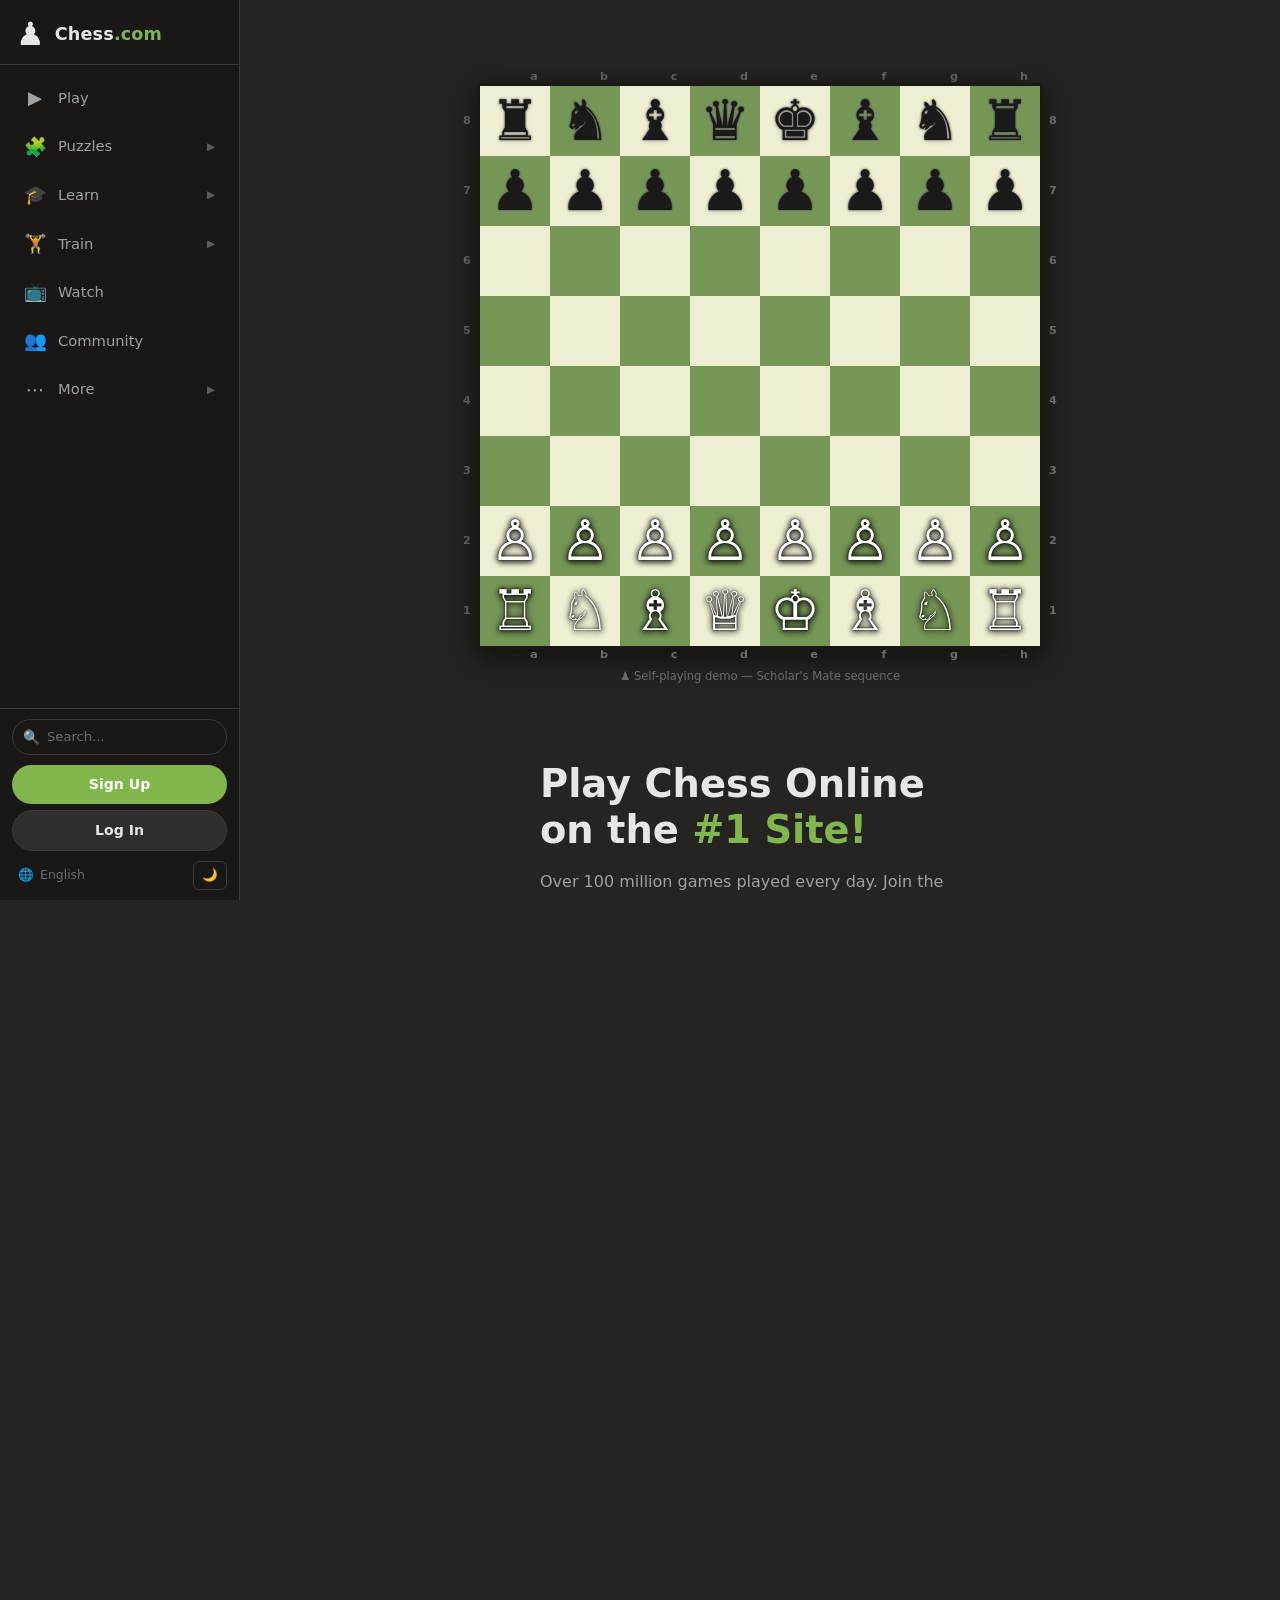
<file: index.html>
<!DOCTYPE html>
<html lang="en">
<head>
  <meta charset="UTF-8">
  <meta name="viewport" content="width=device-width, initial-scale=1.0">
  <title>Chess.com Clone — Play Chess Online</title>
  <link rel="stylesheet" href="https://cdn.jsdelivr.net/npm/bootstrap@5.3.3/dist/css/bootstrap.min.css">
  <link rel="stylesheet" href="css/main.css">
  <link rel="stylesheet" href="css/board.css">
  <style>
    /* ── Index-specific styles ── */

    /* Hero section */
    .hero-section {
      display: flex;
      align-items: center;
      justify-content: center;
      gap: 60px;
      padding: 60px 48px 48px;
      min-height: 90vh;
      flex-wrap: wrap;
    }

    /* Left: animated board */
    .hero-board-col {
      flex-shrink: 0;
    }

    /* Right: hero text */
    .hero-text-col {
      max-width: 440px;
    }

    .hero-title {
      font-size: clamp(1.8rem, 3vw, 2.8rem);
      font-weight: 800;
      line-height: 1.2;
      color: var(--text-primary);
      margin-bottom: 16px;
    }

    .hero-title span { color: var(--green-primary); }

    .hero-sub {
      font-size: 1rem;
      color: var(--text-secondary);
      line-height: 1.6;
      margin-bottom: 28px;
    }

    .hero-cta-wrap { display: flex; gap: 12px; flex-wrap: wrap; }

    .btn-hero-secondary {
      background: var(--bg-card);
      color: var(--text-primary);
      border: 1px solid var(--border-color);
      border-radius: 30px;
      padding: 10px 28px;
      font-weight: 600;
      font-size: 0.95rem;
      transition: background var(--transition);
      display: inline-block;
    }
    .btn-hero-secondary:hover { background: var(--bg-card-hover); color: var(--text-primary); }

    /* Stats strip */
    .stats-strip {
      display: flex;
      justify-content: center;
      flex-wrap: wrap;
      gap: 0;
      background: var(--bg-card);
      border-top: 1px solid var(--border-color);
      border-bottom: 1px solid var(--border-color);
    }

    .stat-item {
      padding: 22px 40px;
      text-align: center;
      border-right: 1px solid var(--border-color);
      flex: 1;
      min-width: 140px;
    }
    .stat-item:last-child { border-right: none; }

    .stat-number {
      font-size: 1.8rem;
      font-weight: 800;
      color: var(--green-primary);
      line-height: 1;
      margin-bottom: 4px;
    }

    .stat-label {
      font-size: 0.78rem;
      color: var(--text-muted);
      text-transform: uppercase;
      letter-spacing: 0.06em;
    }

    /* Features section */
    .features-section {
      padding: 60px 48px;
    }

    .features-grid {
      display: grid;
      grid-template-columns: repeat(auto-fit, minmax(220px, 1fr));
      gap: 20px;
      margin-top: 32px;
    }

    .feature-card {
      background: var(--bg-card);
      border: 1px solid var(--border-color);
      border-radius: 12px;
      padding: 28px 22px;
      text-align: center;
      transition: border-color var(--transition), transform 0.2s;
    }
    .feature-card:hover {
      border-color: var(--green-primary);
      transform: translateY(-3px);
    }

    .feature-icon { font-size: 2.2rem; margin-bottom: 14px; }
    .feature-title {
      font-weight: 700;
      font-size: 1rem;
      margin-bottom: 8px;
      color: var(--text-primary);
    }
    .feature-desc { font-size: 0.84rem; color: var(--text-secondary); line-height: 1.5; }

    /* Daily puzzle card */
    .puzzle-section {
      padding: 0 48px 60px;
    }

    .puzzle-card {
      background: var(--bg-card);
      border: 1px solid var(--border-color);
      border-radius: 14px;
      display: flex;
      align-items: center;
      gap: 32px;
      padding: 28px 32px;
      max-width: 700px;
      flex-wrap: wrap;
    }

    .puzzle-info { flex: 1; min-width: 200px; }
    .puzzle-tag {
      display: inline-block;
      background: var(--green-primary);
      color: #fff;
      font-size: 0.72rem;
      font-weight: 700;
      text-transform: uppercase;
      letter-spacing: 0.08em;
      border-radius: 4px;
      padding: 3px 8px;
      margin-bottom: 10px;
    }
    .puzzle-title { font-size: 1.2rem; font-weight: 700; margin-bottom: 6px; }
    .puzzle-desc  { font-size: 0.85rem; color: var(--text-secondary); margin-bottom: 16px; }

    /* Mini preview board for puzzle card */
    .mini-board-preview {
      width: 140px;
      height: 140px;
      background: var(--green-board);
      border-radius: 6px;
      display: flex;
      align-items: center;
      justify-content: center;
      font-size: 2.5rem;
      flex-shrink: 0;
      border: 2px solid var(--border-color);
    }

    @media (max-width: 768px) {
      .hero-section    { padding: 30px 16px; gap: 32px; }
      .features-section,
      .puzzle-section  { padding-left: 16px; padding-right: 16px; }
      .stat-item       { padding: 16px 20px; }
    }
  </style>
</head>
<body>

  <!-- Sidebar loads here -->
  <div id="sidebar-container"></div>

  <div class="layout">
    <main class="main-content">

      <!-- ══ HERO SECTION ════════════════════════════════════ -->
      <section class="hero-section">

        <!-- Animated self-playing chessboard -->
        <div class="hero-board-col">
          <!-- board-wrap with rank/file labels -->
          <div class="board-wrap" id="hero-board-wrap">
            <!-- File labels (a–h) on top — JS will also add bottom labels -->
            <div class="board-files" id="hero-files-top"></div>
            <!-- Rank labels + board grid side by side -->
            <div style="display:flex; align-items:center;">
              <div id="hero-ranks-left"  style="display:flex; flex-direction:column;"></div>
              <div class="chess-board"   id="hero-board"></div>
              <div id="hero-ranks-right" style="display:flex; flex-direction:column;"></div>
            </div>
            <div class="board-files" id="hero-files-bottom"></div>
          </div>
          <!-- Subtle "demo" label so users know it's automated -->
          <p style="text-align:center; font-size:0.72rem; color:var(--text-muted); margin-top:8px;">
            ♟ Self-playing demo — Scholar's Mate sequence
          </p>
        </div>

        <!-- Hero headline + CTA -->
        <div class="hero-text-col">
          <h1 class="hero-title">
            Play Chess Online<br>on the <span>#1 Site!</span>
          </h1>
          <p class="hero-sub">
            Over 100 million games played every day. Join the world's largest chess community — play, learn, and improve your game.
          </p>
          <div class="hero-cta-wrap">
            <a href="login.html#signup" class="btn-green" style="font-size:1.05rem; padding:12px 36px;">
              Get Started — It's Free!
            </a>
            <a href="play.html" class="btn-hero-secondary">Play Online</a>
          </div>
          <!-- Mini quick-play options below CTA -->
          <div style="display:flex; gap:10px; margin-top:18px; flex-wrap:wrap;">
            <a href="game.html?mode=bot"     class="btn-hero-secondary" style="font-size:0.82rem; padding:7px 18px;">🤖 vs Bot</a>
            <a href="game.html?mode=hotseat" class="btn-hero-secondary" style="font-size:0.82rem; padding:7px 18px;">👥 vs Friend</a>
            <a href="puzzles.html"           class="btn-hero-secondary" style="font-size:0.82rem; padding:7px 18px;">🧩 Puzzles</a>
          </div>
        </div>

      </section>

      <!-- ══ STATS STRIP ═════════════════════════════════════ -->
      <div class="stats-strip">
        <div class="stat-item">
          <div class="stat-number">100M+</div>
          <div class="stat-label">Games per day</div>
        </div>
        <div class="stat-item">
          <div class="stat-number">50M+</div>
          <div class="stat-label">Members</div>
        </div>
        <div class="stat-item">
          <div class="stat-number">10M+</div>
          <div class="stat-label">Puzzles solved daily</div>
        </div>
        <div class="stat-item">
          <div class="stat-number">180+</div>
          <div class="stat-label">Countries</div>
        </div>
      </div>

      <!-- ══ FEATURES SECTION ════════════════════════════════ -->
      <section class="features-section">
        <h2 class="section-title" style="text-align:center;">Everything You Need to Improve</h2>
        <p style="text-align:center; color:var(--text-secondary); margin-top:6px;">
          From your first move to grandmaster — we've got you covered.
        </p>

        <div class="features-grid">
          <div class="feature-card">
            <div class="feature-icon">♟</div>
            <div class="feature-title">Play Online</div>
            <div class="feature-desc">Two-player hot-seat games or practice against our smart bot — anytime.</div>
          </div>
          <div class="feature-card">
            <div class="feature-icon">🧩</div>
            <div class="feature-title">Daily Puzzles</div>
            <div class="feature-desc">Sharpen your tactics with hand-picked puzzles updated every day.</div>
          </div>
          <div class="feature-card">
            <div class="feature-icon">🎓</div>
            <div class="feature-title">Learn Openings</div>
            <div class="feature-desc">Master the most popular openings with step-by-step lessons.</div>
          </div>
          <div class="feature-card">
            <div class="feature-icon">📊</div>
            <div class="feature-title">Track Progress</div>
            <div class="feature-desc">Your stats, rating history, and recent games — all in one dashboard.</div>
          </div>
          <div class="feature-card">
            <div class="feature-icon">🏆</div>
            <div class="feature-title">Leaderboard</div>
            <div class="feature-desc">See how you rank against the community. Rise through the tiers.</div>
          </div>
          <div class="feature-card">
            <div class="feature-icon">📱</div>
            <div class="feature-title">Mobile Friendly</div>
            <div class="feature-desc">Fully responsive design — play on any screen, any device.</div>
          </div>
        </div>
      </section>

      <!-- ══ DAILY PUZZLE PREVIEW ════════════════════════════ -->
      <section class="puzzle-section">
        <h2 class="section-title">Puzzle of the Day</h2>
        <p style="color:var(--text-secondary); margin-bottom:20px; font-size:0.9rem;">
          Test your tactics with today's challenge.
        </p>
        <div class="puzzle-card">
          <div class="mini-board-preview">♟</div>
          <div class="puzzle-info">
            <span class="puzzle-tag">Daily Puzzle</span>
            <div class="puzzle-title">White to move and win</div>
            <div class="puzzle-desc">
              Find the best sequence in this tactical position. Can you spot the mating combination?
            </div>
            <a href="puzzles.html" class="btn-green" style="font-size:0.9rem; padding:9px 24px;">
              Solve Puzzle →
            </a>
          </div>
        </div>
      </section>

      <!-- ══ FOOTER ══════════════════════════════════════════ -->
      <footer class="site-footer">
        <span>♟ Chess.com Clone — College Frontend Project</span>
        <div class="footer-links">
          <a href="coming-soon.html">About</a>
          <a href="coming-soon.html">Privacy</a>
          <a href="coming-soon.html">Terms</a>
          <a href="leaderboard.html">Community</a>
          <a href="coming-soon.html">Help</a>
        </div>
        <span style="color:var(--text-muted);">Demo only — no real backend</span>
      </footer>

    </main>
  </div><!-- /.layout -->

  <script src="https://code.jquery.com/jquery-3.7.1.min.js"></script>
  <script src="https://cdn.jsdelivr.net/npm/bootstrap@5.3.3/dist/js/bootstrap.bundle.min.js"></script>
  <script src="js/main.js"></script>
  <script src="js/hero-board.js"></script>
</body>
</html>
</file>
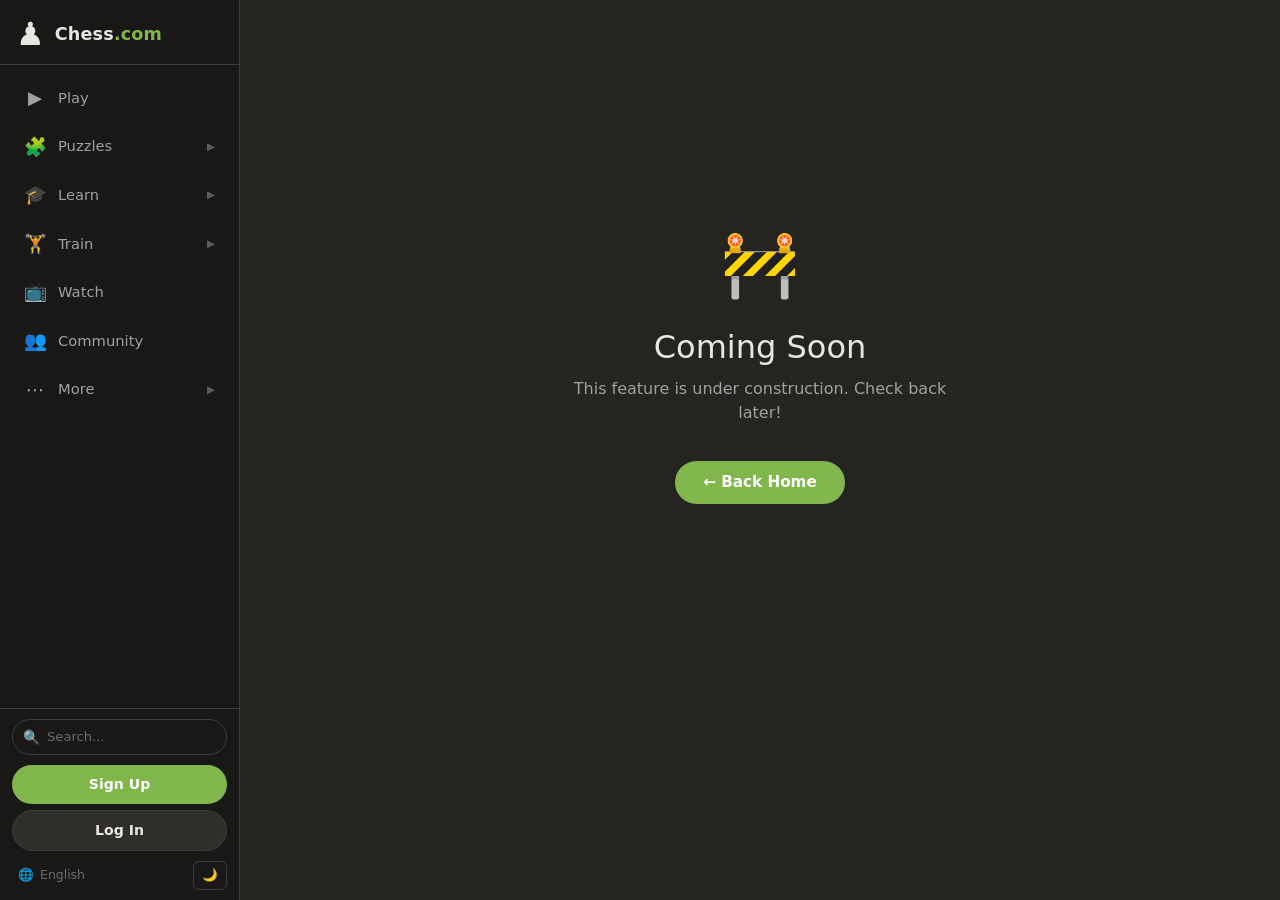
<file: coming-soon.html>
<!DOCTYPE html>
<html lang="en">
<head>
  <meta charset="UTF-8">
  <meta name="viewport" content="width=device-width, initial-scale=1.0">
  <title>Coming Soon — Chess.com Clone</title>
  <link rel="stylesheet" href="https://cdn.jsdelivr.net/npm/bootstrap@5.3.3/dist/css/bootstrap.min.css">
  <link rel="stylesheet" href="css/main.css">
</head>
<body>
  <div id="sidebar-container"></div>
  <div class="layout">
    <main class="main-content">
      <div class="coming-soon-wrap">
        <div class="cs-icon">🚧</div>
        <h1>Coming Soon</h1>
        <p>This feature is under construction. Check back later!</p>
        <a href="index.html" class="btn-green" style="margin-top:20px;">← Back Home</a>
      </div>
    </main>
  </div>
  <script src="https://code.jquery.com/jquery-3.7.1.min.js"></script>
  <script src="https://cdn.jsdelivr.net/npm/bootstrap@5.3.3/dist/js/bootstrap.bundle.min.js"></script>
  <script src="js/main.js"></script>
</body>
</html>
</file>
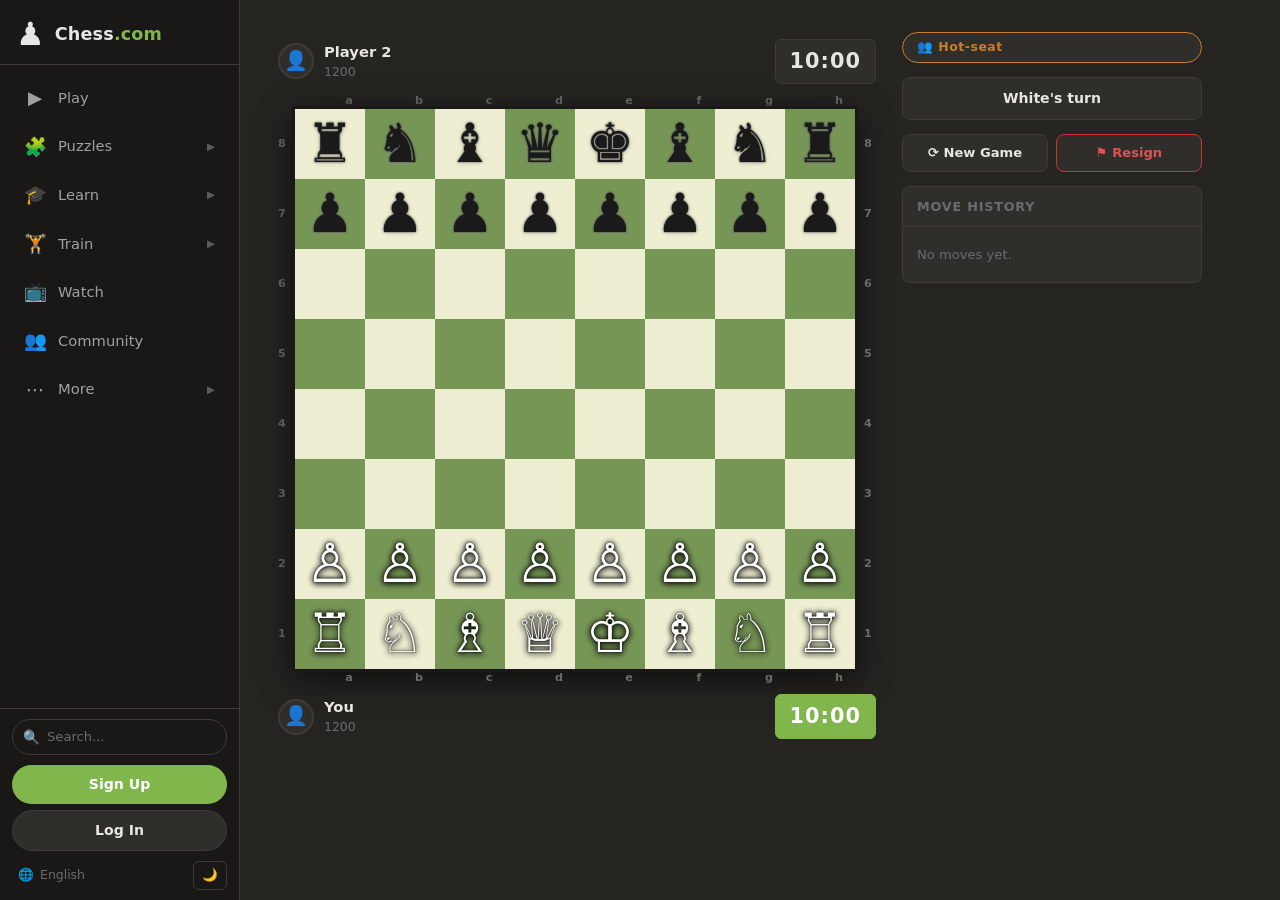
<file: game.html>
<!DOCTYPE html>
<html lang="en">
<head>
  <meta charset="UTF-8">
  <meta name="viewport" content="width=device-width, initial-scale=1.0">
  <title>Play Game — Chess.com Clone</title>
  <link rel="stylesheet" href="https://cdn.jsdelivr.net/npm/bootstrap@5.3.3/dist/css/bootstrap.min.css">
  <link rel="stylesheet" href="css/main.css">
  <link rel="stylesheet" href="css/board.css">
  <style>
    /* ── Game page layout ────────────────────────────────────── */
    .game-page {
      display: flex;
      align-items: flex-start;
      gap: 24px;
      padding: 28px 32px;
      min-height: 100vh;
    }

    /* ── Centre column: nameplates + board ───────────────────── */
    .game-board-col {
      flex-shrink: 0;
      display: flex;
      flex-direction: column;
    }

    .nameplate-row {
      display: flex;
      align-items: center;
      justify-content: space-between;
      padding: 5px 2px;
      gap: 10px;
    }

    /* ── Right column: controls + move history ───────────────── */
    .game-panel {
      flex: 1;
      min-width: 220px;
      max-width: 300px;
      display: flex;
      flex-direction: column;
      gap: 14px;
      padding-top: 4px;
    }

    /* Mode badge shown at top of panel */
    .mode-badge {
      display: inline-flex;
      align-items: center;
      gap: 6px;
      background: var(--bg-card);
      border: 1px solid var(--border-color);
      border-radius: 20px;
      padding: 5px 14px;
      font-size: 0.78rem;
      font-weight: 700;
      color: var(--text-secondary);
      letter-spacing: 0.04em;
    }
    .mode-badge.bot-mode   { border-color: var(--green-primary); color: var(--green-primary); }
    .mode-badge.demo-mode  { border-color: #c97c2a; color: #c97c2a; }

    /* Game control buttons */
    .game-controls {
      display: flex;
      gap: 8px;
      flex-wrap: wrap;
    }

    .btn-control {
      flex: 1;
      min-width: 80px;
      background: var(--bg-card);
      border: 1px solid var(--border-color);
      border-radius: 8px;
      color: var(--text-primary);
      font-size: 0.82rem;
      font-weight: 600;
      padding: 8px 10px;
      transition: background var(--transition), border-color var(--transition);
      cursor: pointer;
    }
    .btn-control:hover  { background: var(--bg-card-hover); border-color: var(--text-muted); }
    .btn-control.danger { border-color: #cc3333; color: #e05252; }
    .btn-control.danger:hover { background: rgba(204,51,51,0.12); }

    /* Status message (whose turn, check notice) */
    .status-bar {
      background: var(--bg-card);
      border: 1px solid var(--border-color);
      border-radius: 8px;
      padding: 10px 14px;
      font-size: 0.88rem;
      font-weight: 600;
      color: var(--text-primary);
      text-align: center;
      min-height: 40px;
    }
    .status-bar.check { border-color: #cc3333; color: #e05252; }

    /* Move history */
    .move-history { flex: 1; }

    /* ── Responsive ──────────────────────────────────────────── */
    @media (max-width: 900px) {
      .game-page   { flex-direction: column; align-items: center; padding: 16px; }
      .game-panel  { max-width: 100%; width: 100%; }
    }
    @media (max-width: 480px) {
      .game-page { padding: 10px 6px; gap: 12px; }
    }
  </style>
</head>
<body>

  <div id="sidebar-container"></div>

  <div class="layout">
    <main class="main-content">
      <div class="game-page">

        <!-- ══ BOARD COLUMN ════════════════════════════════════ -->
        <div class="game-board-col" id="game-board-col">

          <!-- Opponent nameplate (top) -->
          <div class="nameplate-row">
            <div class="nameplate">
              <div class="avatar" id="opp-avatar">🤖</div>
              <div>
                <div class="player-name" id="opp-name">Opponent</div>
                <div class="player-rating" id="opp-rating">1200</div>
              </div>
            </div>
            <div class="captured-tray" id="captured-by-black"></div>
            <div class="timer" id="timer-black">10:00</div>
          </div>

          <!-- Board wrap: file/rank labels + grid -->
          <div class="board-wrap" id="game-board-wrap">
            <div class="board-files" id="game-files-top"></div>
            <div style="display:flex;align-items:center;">
              <div id="game-ranks-left"  style="display:flex;flex-direction:column;"></div>
              <div class="chess-board"   id="game-board"></div>
              <div id="game-ranks-right" style="display:flex;flex-direction:column;"></div>
            </div>
            <div class="board-files" id="game-files-bottom"></div>
          </div>

          <!-- Player nameplate (bottom) -->
          <div class="nameplate-row">
            <div class="nameplate">
              <div class="avatar" id="player-avatar">👤</div>
              <div>
                <div class="player-name" id="player-name">You</div>
                <div class="player-rating" id="player-rating">1200</div>
              </div>
            </div>
            <div class="captured-tray" id="captured-by-white"></div>
            <div class="timer" id="timer-white">10:00</div>
          </div>

        </div><!-- /.game-board-col -->

        <!-- ══ RIGHT PANEL ═════════════════════════════════════ -->
        <div class="game-panel">

          <!-- Mode badge -->
          <div id="mode-badge" class="mode-badge">⚙ Loading…</div>

          <!-- Status bar -->
          <div class="status-bar" id="status-bar">White's turn</div>

          <!-- New Game / Resign -->
          <div class="game-controls">
            <button class="btn-control" id="btn-new-game">⟳ New Game</button>
            <button class="btn-control danger" id="btn-resign">⚑ Resign</button>
          </div>

          <!-- Move history panel -->
          <div class="move-history card-dark">
            <div class="move-history-header">Move History</div>
            <div class="move-history-list" id="move-history-list">
              <div style="padding:12px 14px; color:var(--text-muted); font-size:0.82rem;">
                No moves yet.
              </div>
            </div>
          </div>

        </div><!-- /.game-panel -->

      </div><!-- /.game-page -->
    </main>
  </div>

  <!-- ══ PAWN PROMOTION MODAL ════════════════════════════════ -->
  <div class="modal fade" id="promoModal" tabindex="-1" data-bs-backdrop="static" data-bs-keyboard="false">
    <div class="modal-dialog modal-dialog-centered modal-sm">
      <div class="modal-content" style="background:var(--bg-card);border:1px solid var(--border-color);">
        <div class="modal-header" style="border-bottom:1px solid var(--border-color);">
          <h6 class="modal-title" style="color:var(--text-primary);font-weight:700;">Choose Promotion Piece</h6>
        </div>
        <div class="modal-body">
          <div style="display:flex;gap:10px;justify-content:center;flex-wrap:wrap;" id="promo-choices">
            <!-- Filled dynamically by JS with correct color pieces -->
          </div>
        </div>
      </div>
    </div>
  </div>

  <!-- ══ GAME OVER MODAL ═════════════════════════════════════ -->
  <div class="modal fade" id="gameOverModal" tabindex="-1">
    <div class="modal-dialog modal-dialog-centered">
      <div class="modal-content" style="background:var(--bg-card);border:1px solid var(--border-color);color:var(--text-primary);">
        <div class="modal-header" style="border-bottom:1px solid var(--border-color);">
          <h5 class="modal-title" id="game-over-title">Game Over</h5>
        </div>
        <div class="modal-body text-center">
          <div style="font-size:3rem;margin-bottom:12px;" id="game-over-icon">♟</div>
          <p id="game-over-msg" style="color:var(--text-secondary);font-size:1rem;"></p>
        </div>
        <div class="modal-footer" style="border-top:1px solid var(--border-color);justify-content:center;gap:10px;">
          <button class="btn-green" id="game-over-new">⟳ New Game</button>
          <a href="play.html" class="btn-control" style="padding:10px 20px;border-radius:8px;display:inline-block;">
            ← Back to Play
          </a>
        </div>
      </div>
    </div>
  </div>

  <script src="https://code.jquery.com/jquery-3.7.1.min.js"></script>
  <script src="https://cdn.jsdelivr.net/npm/bootstrap@5.3.3/dist/js/bootstrap.bundle.min.js"></script>
  <script src="js/main.js"></script>
  <script src="js/game.js"></script>
</body>
</html>
</file>
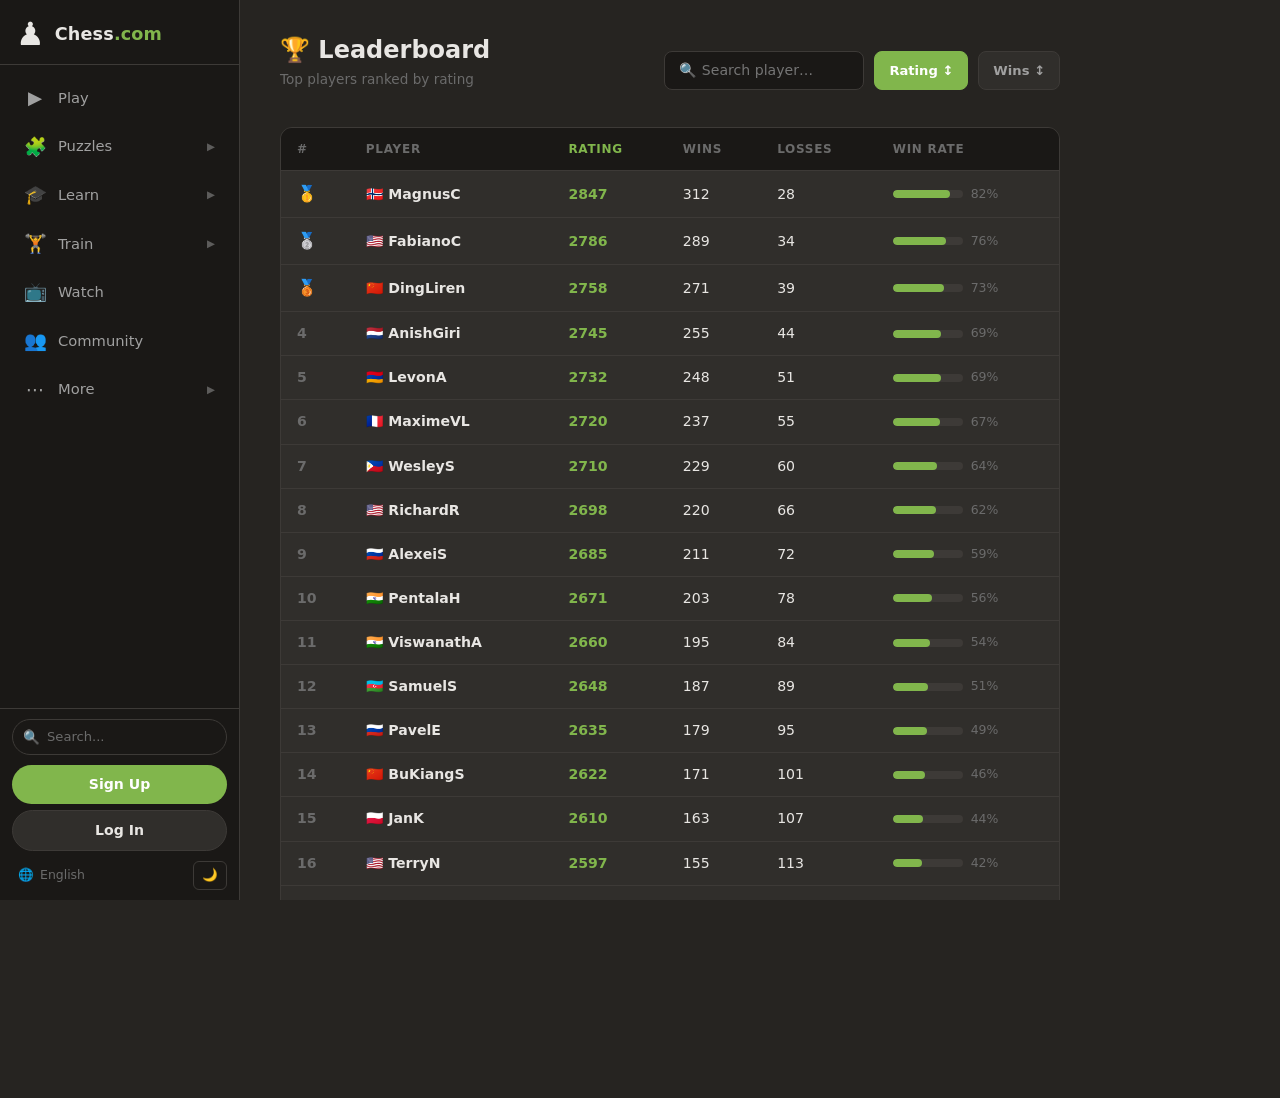
<file: leaderboard.html>
<!DOCTYPE html>
<html lang="en">
<head>
  <meta charset="UTF-8">
  <meta name="viewport" content="width=device-width, initial-scale=1.0">
  <title>Leaderboard — Chess.com Clone</title>
  <link rel="stylesheet" href="https://cdn.jsdelivr.net/npm/bootstrap@5.3.3/dist/css/bootstrap.min.css">
  <link rel="stylesheet" href="css/main.css">
  <style>
    .lb-page { padding: 36px 40px; max-width: 860px; }

    .lb-header { display: flex; align-items: center; justify-content: space-between; flex-wrap: wrap; gap: 14px; margin-bottom: 22px; }

    /* Search + sort bar */
    .lb-controls { display: flex; gap: 10px; flex-wrap: wrap; }
    .lb-search {
      background: var(--bg-input);
      border: 1px solid var(--border-color);
      border-radius: 8px;
      padding: 8px 14px;
      color: var(--text-primary);
      font-size: 0.88rem;
      outline: none;
      width: 200px;
      transition: border-color var(--transition);
    }
    .lb-search:focus { border-color: var(--green-primary); }

    .lb-sort-btn {
      background: var(--bg-card);
      border: 1px solid var(--border-color);
      border-radius: 8px;
      color: var(--text-secondary);
      font-size: 0.82rem;
      font-weight: 600;
      padding: 8px 14px;
      cursor: pointer;
      transition: background var(--transition), color var(--transition);
    }
    .lb-sort-btn.active, .lb-sort-btn:hover {
      background: var(--green-primary);
      color: #fff;
      border-color: var(--green-primary);
    }

    /* Table */
    .lb-table-wrap {
      background: var(--bg-card);
      border: 1px solid var(--border-color);
      border-radius: 12px;
      overflow: hidden;
    }
    .lb-table { width: 100%; border-collapse: collapse; }
    .lb-table thead th {
      padding: 12px 16px;
      font-size: 0.75rem;
      font-weight: 700;
      text-transform: uppercase;
      letter-spacing: 0.06em;
      color: var(--text-muted);
      border-bottom: 1px solid var(--border-color);
      background: var(--bg-secondary);
      cursor: pointer;
      user-select: none;
      white-space: nowrap;
    }
    .lb-table thead th:hover { color: var(--text-primary); }
    .lb-table thead th.sorted { color: var(--green-primary); }
    .lb-table tbody tr {
      border-bottom: 1px solid var(--border-color);
      transition: background var(--transition);
    }
    .lb-table tbody tr:last-child { border-bottom: none; }
    .lb-table tbody tr:hover { background: var(--bg-card-hover); }
    .lb-table td {
      padding: 11px 16px;
      font-size: 0.88rem;
      color: var(--text-primary);
    }

    /* Rank column special styling */
    .rank-num { font-weight: 800; color: var(--text-muted); }
    .rank-num.top3 { color: var(--green-primary); font-size: 1rem; }

    /* Win rate bar */
    .wr-bar { display: flex; align-items: center; gap: 8px; }
    .wr-track { width: 70px; height: 8px; background: var(--border-color); border-radius: 4px; overflow: hidden; }
    .wr-fill  { height: 100%; background: var(--green-primary); border-radius: 4px; }
    .wr-text  { font-size: 0.78rem; color: var(--text-muted); }

    /* No results row */
    .no-results { padding: 28px; text-align: center; color: var(--text-muted); font-size: 0.9rem; }

    @media (max-width: 600px) {
      .lb-page { padding: 16px 10px; }
      .lb-table td:nth-child(4),
      .lb-table th:nth-child(4),
      .lb-table td:nth-child(5),
      .lb-table th:nth-child(5) { display: none; }
      .lb-search { width: 140px; }
    }
  </style>
</head>
<body>
  <div id="sidebar-container"></div>

  <div class="layout">
    <main class="main-content">
      <div class="lb-page">

        <div class="lb-header">
          <div>
            <h1 style="font-size:1.5rem;font-weight:800;margin-bottom:4px;">🏆 Leaderboard</h1>
            <p style="color:var(--text-muted);font-size:0.85rem;">Top players ranked by rating</p>
          </div>
          <div class="lb-controls">
            <input type="text" class="lb-search" id="lb-search" placeholder="🔍 Search player…">
            <button class="lb-sort-btn active" data-sort="rating">Rating ↕</button>
            <button class="lb-sort-btn" data-sort="wins">Wins ↕</button>
          </div>
        </div>

        <div class="lb-table-wrap">
          <table class="lb-table" id="lb-table">
            <thead>
              <tr>
                <th>#</th>
                <th>Player</th>
                <th class="sorted" data-col="rating">Rating</th>
                <th data-col="wins">Wins</th>
                <th data-col="losses">Losses</th>
                <th>Win Rate</th>
              </tr>
            </thead>
            <tbody id="lb-body">
              <tr><td colspan="6" class="no-results">Loading…</td></tr>
            </tbody>
          </table>
        </div>

      </div>
    </main>
  </div>

  <script src="https://code.jquery.com/jquery-3.7.1.min.js"></script>
  <script src="https://cdn.jsdelivr.net/npm/bootstrap@5.3.3/dist/js/bootstrap.bundle.min.js"></script>
  <script src="js/main.js"></script>
  <script src="js/leaderboard.js"></script>
</body>
</html>
</file>
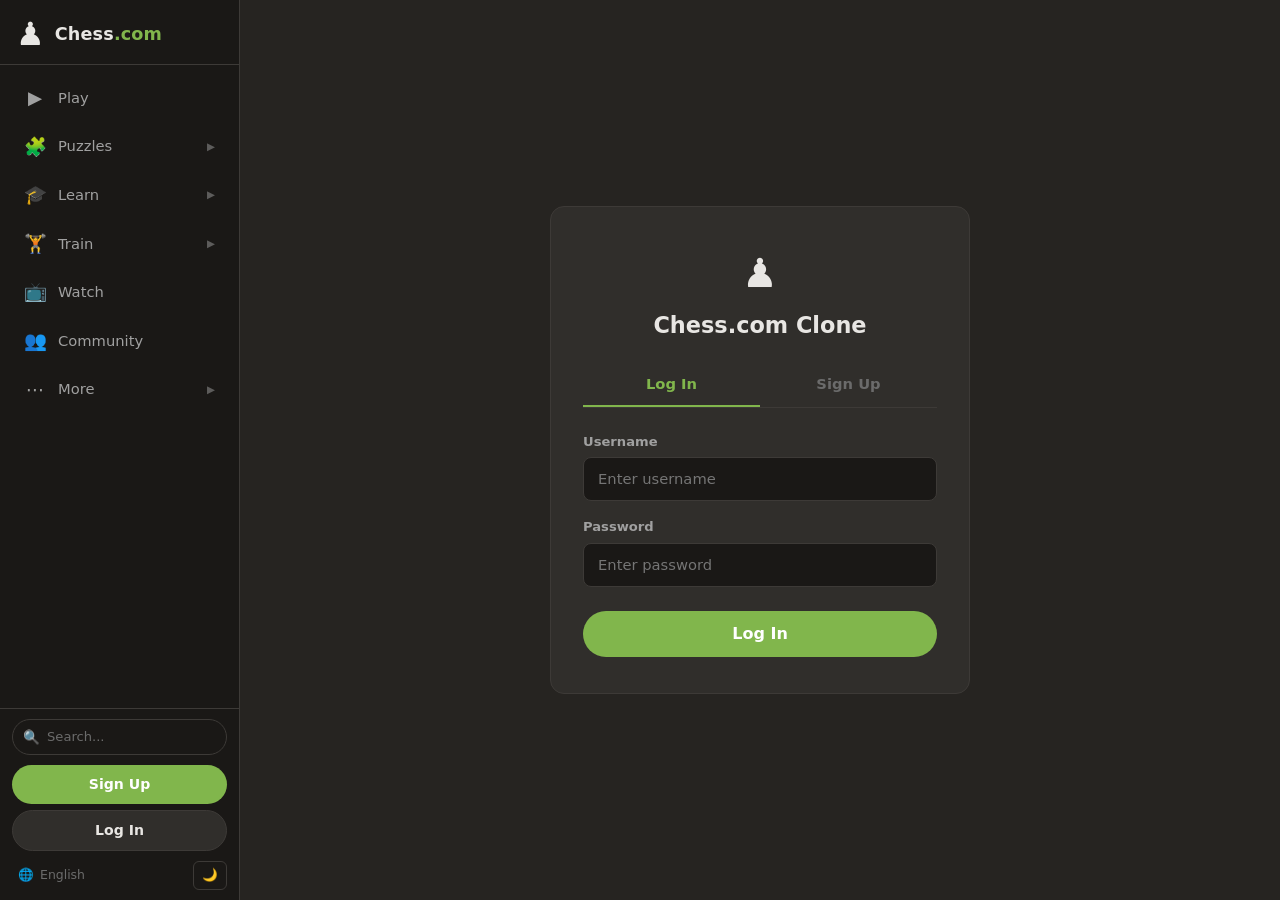
<file: login.html>
<!DOCTYPE html>
<html lang="en">
<head>
  <meta charset="UTF-8">
  <meta name="viewport" content="width=device-width, initial-scale=1.0">
  <title>Login — Chess.com Clone</title>
  <link rel="stylesheet" href="https://cdn.jsdelivr.net/npm/bootstrap@5.3.3/dist/css/bootstrap.min.css">
  <link rel="stylesheet" href="css/main.css">
  <style>
    .auth-page {
      display: flex;
      align-items: center;
      justify-content: center;
      min-height: 100vh;
      padding: 32px 16px;
    }
    .auth-card {
      background: var(--bg-card);
      border: 1px solid var(--border-color);
      border-radius: 14px;
      padding: 36px 32px;
      width: 100%;
      max-width: 420px;
    }
    .auth-logo { text-align: center; font-size: 2.5rem; margin-bottom: 6px; }
    .auth-title { text-align: center; font-size: 1.4rem; font-weight: 800; margin-bottom: 20px; }

    /* Tab switcher */
    .auth-tabs {
      display: flex;
      border-bottom: 1px solid var(--border-color);
      margin-bottom: 24px;
    }
    .auth-tab {
      flex: 1;
      background: none;
      border: none;
      padding: 10px;
      font-size: 0.92rem;
      font-weight: 700;
      color: var(--text-muted);
      cursor: pointer;
      border-bottom: 2px solid transparent;
      transition: color var(--transition), border-color var(--transition);
    }
    .auth-tab.active {
      color: var(--green-primary);
      border-bottom-color: var(--green-primary);
    }

    /* Form inputs */
    .form-group { margin-bottom: 16px; }
    .form-group label {
      display: block;
      font-size: 0.82rem;
      font-weight: 600;
      color: var(--text-secondary);
      margin-bottom: 6px;
    }
    .form-group input {
      width: 100%;
      background: var(--bg-input);
      border: 1px solid var(--border-color);
      border-radius: 8px;
      padding: 10px 14px;
      font-size: 0.92rem;
      color: var(--text-primary);
      outline: none;
      transition: border-color var(--transition);
    }
    .form-group input:focus { border-color: var(--green-primary); }
    .form-group input.is-invalid { border-color: #cc3333; }
    .form-group input.is-valid   { border-color: var(--green-primary); }

    .field-error {
      font-size: 0.78rem;
      color: #e05252;
      margin-top: 4px;
      display: none;
    }

    .btn-submit {
      width: 100%;
      background: var(--green-primary);
      color: #fff;
      font-weight: 700;
      font-size: 1rem;
      border: none;
      border-radius: 30px;
      padding: 11px;
      margin-top: 8px;
      transition: background var(--transition);
      cursor: pointer;
    }
    .btn-submit:hover { background: var(--green-hover); }

    .auth-success {
      display: none;
      text-align: center;
      padding: 20px 0;
    }
    .auth-success .success-icon { font-size: 3rem; margin-bottom: 10px; }
    .auth-success p { color: var(--text-secondary); }
  </style>
</head>
<body>
  <div id="sidebar-container"></div>

  <div class="layout">
    <main class="main-content">
      <div class="auth-page">
        <div class="auth-card">

          <div class="auth-logo">♟</div>
          <div class="auth-title">Chess.com Clone</div>

          <!-- Tab switcher -->
          <div class="auth-tabs">
            <button class="auth-tab active" id="tab-login"  data-tab="login">Log In</button>
            <button class="auth-tab"        id="tab-signup" data-tab="signup">Sign Up</button>
          </div>

          <!-- ── LOGIN FORM ── -->
          <form id="form-login" novalidate>
            <div class="form-group">
              <label for="login-username">Username</label>
              <input type="text" id="login-username" placeholder="Enter username" autocomplete="username">
              <div class="field-error" id="err-login-username">Please enter your username.</div>
            </div>
            <div class="form-group">
              <label for="login-password">Password</label>
              <input type="password" id="login-password" placeholder="Enter password" autocomplete="current-password">
              <div class="field-error" id="err-login-password">Please enter your password.</div>
            </div>
            <div class="field-error" id="err-login-general" style="display:block;text-align:center;margin-bottom:8px;"></div>
            <button type="submit" class="btn-submit">Log In</button>
          </form>

          <!-- ── SIGNUP FORM ── -->
          <form id="form-signup" novalidate style="display:none;">
            <div class="form-group">
              <label for="signup-username">Username</label>
              <input type="text" id="signup-username" placeholder="Choose a username" autocomplete="username">
              <div class="field-error" id="err-signup-username"></div>
            </div>
            <div class="form-group">
              <label for="signup-email">Email</label>
              <input type="email" id="signup-email" placeholder="your@email.com" autocomplete="email">
              <div class="field-error" id="err-signup-email"></div>
            </div>
            <div class="form-group">
              <label for="signup-password">Password</label>
              <input type="password" id="signup-password" placeholder="At least 6 characters" autocomplete="new-password">
              <div class="field-error" id="err-signup-password"></div>
            </div>
            <div class="form-group">
              <label for="signup-confirm">Confirm Password</label>
              <input type="password" id="signup-confirm" placeholder="Repeat password" autocomplete="new-password">
              <div class="field-error" id="err-signup-confirm"></div>
            </div>
            <button type="submit" class="btn-submit">Create Account</button>
          </form>

          <!-- Success screen -->
          <div class="auth-success" id="auth-success">
            <div class="success-icon">✅</div>
            <h3 id="success-title" style="margin-bottom:8px;">Welcome!</h3>
            <p id="success-msg">Redirecting to your profile…</p>
          </div>

        </div>
      </div>
    </main>
  </div>

  <script src="https://code.jquery.com/jquery-3.7.1.min.js"></script>
  <script src="https://cdn.jsdelivr.net/npm/bootstrap@5.3.3/dist/js/bootstrap.bundle.min.js"></script>
  <script src="js/main.js"></script>
  <script src="js/login.js"></script>
</body>
</html>
</file>
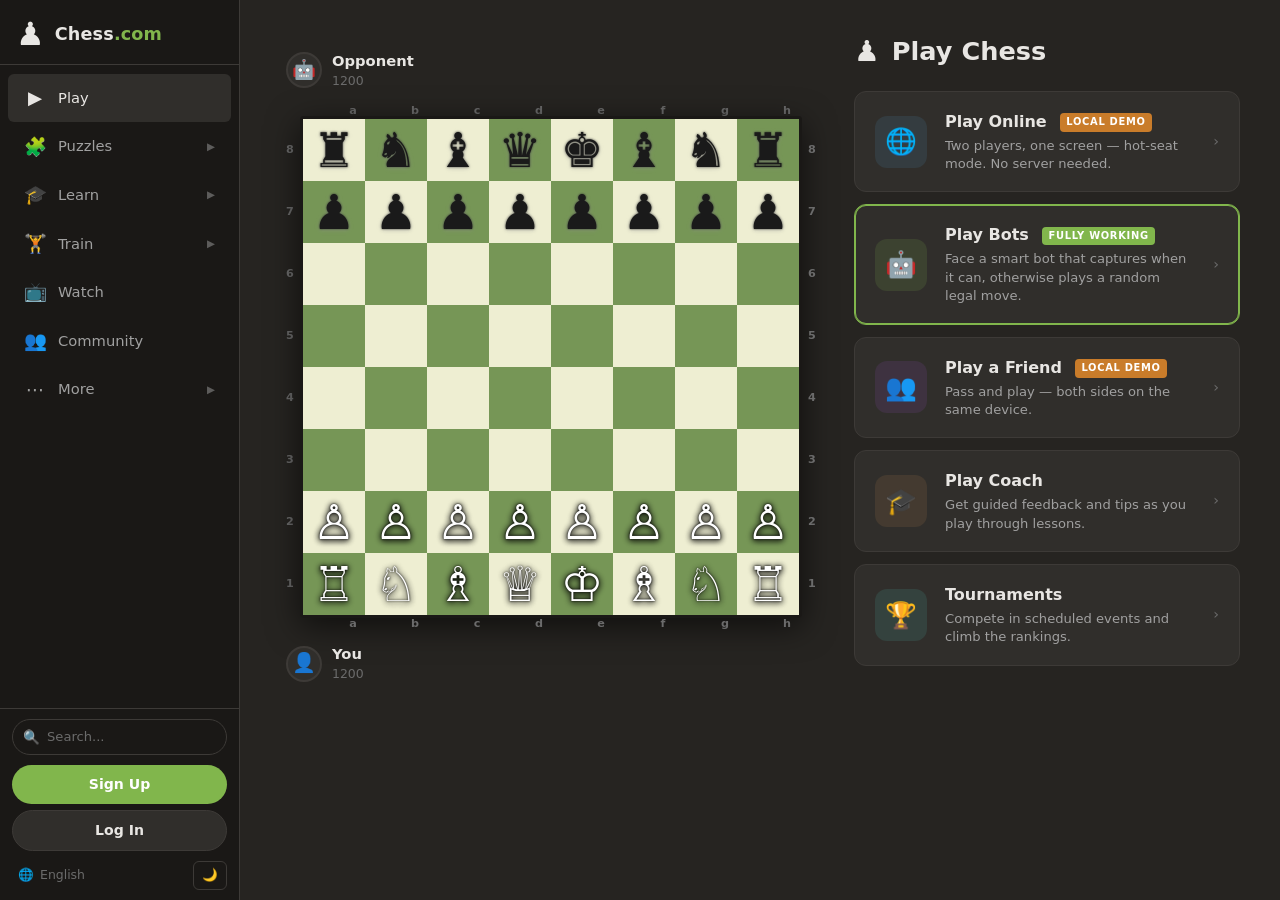
<file: play.html>
<!DOCTYPE html>
<html lang="en">
<head>
  <meta charset="UTF-8">
  <meta name="viewport" content="width=device-width, initial-scale=1.0">
  <title>Play Chess — Chess.com Clone</title>
  <link rel="stylesheet" href="https://cdn.jsdelivr.net/npm/bootstrap@5.3.3/dist/css/bootstrap.min.css">
  <link rel="stylesheet" href="css/main.css">
  <link rel="stylesheet" href="css/board.css">
  <style>
    /* ── play.html layout ──────────────────────────────────── */

    .play-page {
      display: flex;
      align-items: flex-start;
      gap: 32px;
      padding: 36px 40px;
      min-height: 100vh;
    }

    /* ── LEFT COLUMN: static board + nameplates ─────────────── */
    .play-board-col {
      flex-shrink: 0;
      display: flex;
      flex-direction: column;
      align-items: flex-start;
    }

    /* Nameplate row (avatar + name + rating + timer) */
    .nameplate-row {
      display: flex;
      align-items: center;
      justify-content: space-between;
      width: 100%;
      padding: 6px 2px;
    }

    /* Captured pieces row sitting beside the nameplate */
    .captured-row {
      display: flex;
      align-items: center;
      gap: 8px;
      padding: 2px 2px 6px;
      min-height: 28px;
    }

    /* ── RIGHT COLUMN: header + play option cards ───────────── */
    .play-options-col {
      flex: 1;
      min-width: 0;
      max-width: 520px;
    }

    .play-header {
      display: flex;
      align-items: center;
      gap: 12px;
      margin-bottom: 24px;
    }

    .play-header-icon {
      font-size: 1.8rem;
      line-height: 1;
    }

    .play-header h1 {
      font-size: 1.6rem;
      font-weight: 800;
      color: var(--text-primary);
      margin: 0;
    }

    /* Individual play option card */
    .play-option-card {
      display: flex;
      align-items: center;
      gap: 18px;
      background: var(--bg-card);
      border: 1px solid var(--border-color);
      border-radius: 12px;
      padding: 18px 20px;
      margin-bottom: 12px;
      cursor: pointer;
      transition: background var(--transition), border-color var(--transition),
                  transform 0.15s ease, box-shadow 0.15s ease;
      text-decoration: none;
      color: inherit;
      width: 100%;
      text-align: left;
    }

    .play-option-card:hover {
      background: var(--bg-card-hover);
      border-color: var(--green-primary);
      transform: translateY(-2px);
      box-shadow: 0 6px 20px rgba(0,0,0,0.3);
      color: inherit;
    }

    /* Icon box on each card */
    .card-icon-box {
      width: 52px;
      height: 52px;
      border-radius: 12px;
      display: flex;
      align-items: center;
      justify-content: center;
      font-size: 1.6rem;
      flex-shrink: 0;
    }

    /* Different tint per card icon box */
    .icon-green  { background: rgba(129,182,76,0.15); }
    .icon-blue   { background: rgba(76,144,182,0.15); }
    .icon-purple { background: rgba(144,76,182,0.15); }
    .icon-orange { background: rgba(182,130,76,0.15); }
    .icon-teal   { background: rgba(76,182,170,0.15); }

    .card-text { flex: 1; min-width: 0; }

    .card-title {
      font-size: 1rem;
      font-weight: 700;
      color: var(--text-primary);
      margin-bottom: 3px;
    }

    .card-subtitle {
      font-size: 0.82rem;
      color: var(--text-secondary);
      line-height: 1.4;
    }

    /* Arrow chevron on right */
    .card-arrow {
      font-size: 0.9rem;
      color: var(--text-muted);
      flex-shrink: 0;
      transition: transform var(--transition), color var(--transition);
    }
    .play-option-card:hover .card-arrow {
      transform: translateX(4px);
      color: var(--green-primary);
    }

    /* "Play Bot" card gets a green accent border to signal it's fully functional */
    .card-featured {
      border-color: var(--green-primary);
      box-shadow: 0 0 0 1px var(--green-primary) inset;
    }

    .card-badge {
      display: inline-block;
      background: var(--green-primary);
      color: #fff;
      font-size: 0.62rem;
      font-weight: 800;
      text-transform: uppercase;
      letter-spacing: 0.07em;
      border-radius: 4px;
      padding: 2px 6px;
      margin-left: 8px;
      vertical-align: middle;
    }

    /* Local demo badge (orange/amber) */
    .badge-demo {
      background: #c97c2a;
    }

    /* ── STATIC PREVIEW BOARD ───────────────────────────────── */
    /* Uses the same .chess-board grid but rendered once, no interaction */
    #static-board {
      pointer-events: none; /* purely decorative */
    }

    /* ── RESPONSIVE ─────────────────────────────────────────── */
    @media (max-width: 1050px) {
      .play-page {
        flex-direction: column;
        align-items: center;
        padding: 24px 16px;
      }
      .play-options-col { max-width: 100%; width: 100%; }
      .play-board-col   { align-items: center; }
    }

    @media (max-width: 480px) {
      .play-option-card { padding: 14px 14px; }
      .card-icon-box    { width: 42px; height: 42px; font-size: 1.3rem; }
    }
  </style>
</head>
<body>

  <!-- Sidebar injected here -->
  <div id="sidebar-container"></div>

  <div class="layout">
    <main class="main-content">
      <div class="play-page">

        <!-- ══ LEFT: Static board with nameplates ══════════════ -->
        <div class="play-board-col" id="board-col">

          <!-- Opponent nameplate (top) -->
          <div class="nameplate-row">
            <div class="nameplate">
              <div class="avatar">🤖</div>
              <div>
                <div class="player-name" id="opponent-name">Opponent</div>
                <div class="player-rating">1200</div>
              </div>
            </div>
            <!-- Opponent captured pieces (empty on start) -->
            <div class="captured-tray" id="captured-by-black"></div>
          </div>

          <!-- The static 8×8 board — rendered by JS below -->
          <div class="board-wrap">
            <div class="board-files" id="static-files-top"></div>
            <div style="display:flex; align-items:center;">
              <div id="static-ranks-left"  style="display:flex; flex-direction:column;"></div>
              <div class="chess-board" id="static-board"></div>
              <div id="static-ranks-right" style="display:flex; flex-direction:column;"></div>
            </div>
            <div class="board-files" id="static-files-bottom"></div>
          </div>

          <!-- Player nameplate (bottom) -->
          <div class="nameplate-row">
            <div class="nameplate">
              <div class="avatar">👤</div>
              <div>
                <div class="player-name" id="player-name">You</div>
                <div class="player-rating">1200</div>
              </div>
            </div>
            <!-- Player captured pieces (empty on start) -->
            <div class="captured-tray" id="captured-by-white"></div>
          </div>

        </div><!-- /.play-board-col -->

        <!-- ══ RIGHT: Play option cards ═══════════════════════ -->
        <div class="play-options-col">

          <div class="play-header">
            <div class="play-header-icon">♟</div>
            <h1>Play Chess</h1>
          </div>

          <!-- 1. Play Online → hotseat game (honest label) -->
          <a href="game.html?mode=hotseat" class="play-option-card">
            <div class="card-icon-box icon-blue">🌐</div>
            <div class="card-text">
              <div class="card-title">
                Play Online
                <span class="card-badge badge-demo">Local Demo</span>
              </div>
              <div class="card-subtitle">
                Two players, one screen — hot-seat mode. No server needed.
              </div>
            </div>
            <span class="card-arrow">›</span>
          </a>

          <!-- 2. Play Bots → fully working bot game (featured) -->
          <a href="game.html?mode=bot" class="play-option-card card-featured">
            <div class="card-icon-box icon-green">🤖</div>
            <div class="card-text">
              <div class="card-title">
                Play Bots
                <span class="card-badge">Fully Working</span>
              </div>
              <div class="card-subtitle">
                Face a smart bot that captures when it can, otherwise plays a random legal move.
              </div>
            </div>
            <span class="card-arrow">›</span>
          </a>

          <!-- 3. Play a Friend → same hotseat board -->
          <a href="game.html?mode=hotseat" class="play-option-card">
            <div class="card-icon-box icon-purple">👥</div>
            <div class="card-text">
              <div class="card-title">
                Play a Friend
                <span class="card-badge badge-demo">Local Demo</span>
              </div>
              <div class="card-subtitle">
                Pass and play — both sides on the same device.
              </div>
            </div>
            <span class="card-arrow">›</span>
          </a>

          <!-- 4. Play Coach → coming soon -->
          <a href="coming-soon.html" class="play-option-card">
            <div class="card-icon-box icon-orange">🎓</div>
            <div class="card-text">
              <div class="card-title">Play Coach</div>
              <div class="card-subtitle">
                Get guided feedback and tips as you play through lessons.
              </div>
            </div>
            <span class="card-arrow">›</span>
          </a>

          <!-- 5. Tournaments → coming soon -->
          <a href="coming-soon.html" class="play-option-card">
            <div class="card-icon-box icon-teal">🏆</div>
            <div class="card-text">
              <div class="card-title">Tournaments</div>
              <div class="card-subtitle">
                Compete in scheduled events and climb the rankings.
              </div>
            </div>
            <span class="card-arrow">›</span>
          </a>

        </div><!-- /.play-options-col -->

      </div><!-- /.play-page -->
    </main>
  </div><!-- /.layout -->

  <!-- ══ BOOTSTRAP MODAL: explains local demo on card click ══ -->
  <!-- This modal fires only if JS detects a ?explain=1 param  -->
  <div class="modal fade" id="demoModal" tabindex="-1" aria-labelledby="demoModalLabel" aria-hidden="true">
    <div class="modal-dialog modal-dialog-centered">
      <div class="modal-content" style="background:var(--bg-card); border:1px solid var(--border-color); color:var(--text-primary);">
        <div class="modal-header" style="border-bottom:1px solid var(--border-color);">
          <h5 class="modal-title" id="demoModalLabel">ℹ Local Demo Mode</h5>
          <button type="button" class="btn-close btn-close-white" data-bs-dismiss="modal"></button>
        </div>
        <div class="modal-body" style="color:var(--text-secondary); line-height:1.6;">
          <p>
            <strong style="color:var(--text-primary);">Real-time online matchmaking requires a backend server</strong> —
            which is outside the scope of this frontend-only college project.
          </p>
          <p>
            Instead, this opens a <strong style="color:var(--green-primary);">local two-player (hot-seat) board</strong>
            where both players take turns on the same screen.
          </p>
          <p>For a true bot opponent, choose <strong style="color:var(--text-primary);">Play Bots</strong>.</p>
        </div>
        <div class="modal-footer" style="border-top:1px solid var(--border-color);">
          <button type="button" class="btn-green" data-bs-dismiss="modal"
                  onclick="window.location='game.html?mode=hotseat'">
            Continue to Local Game →
          </button>
        </div>
      </div>
    </div>
  </div>

  <script src="https://code.jquery.com/jquery-3.7.1.min.js"></script>
  <script src="https://cdn.jsdelivr.net/npm/bootstrap@5.3.3/dist/js/bootstrap.bundle.min.js"></script>
  <script src="js/main.js"></script>
  <script src="js/play.js"></script>
</body>
</html>
</file>
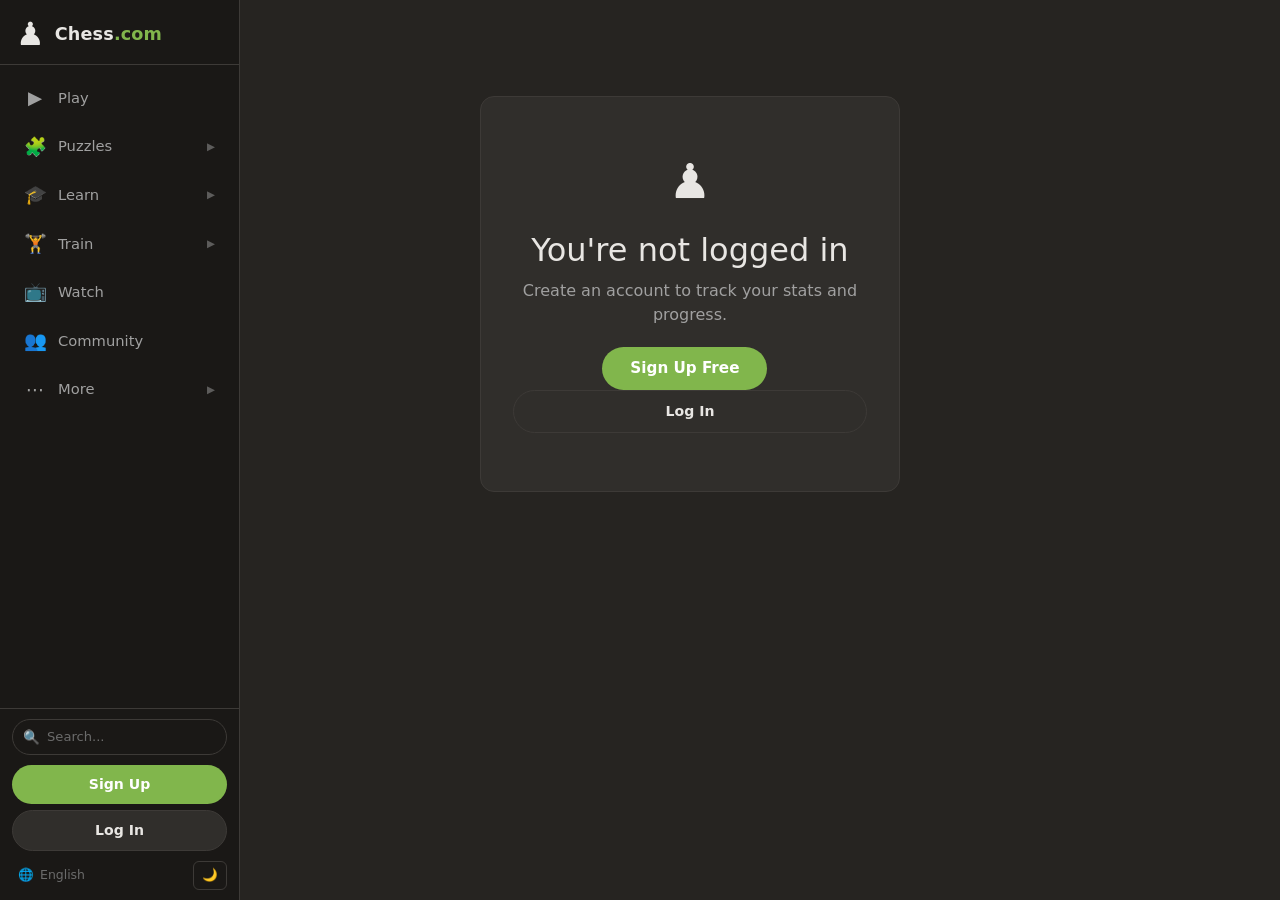
<file: profile.html>
<!DOCTYPE html>
<html lang="en">
<head>
  <meta charset="UTF-8">
  <meta name="viewport" content="width=device-width, initial-scale=1.0">
  <title>Profile — Chess.com Clone</title>
  <link rel="stylesheet" href="https://cdn.jsdelivr.net/npm/bootstrap@5.3.3/dist/css/bootstrap.min.css">
  <link rel="stylesheet" href="css/main.css">
  <style>
    .profile-page { padding: 36px 40px; max-width: 900px; }

    /* Profile header card */
    .profile-header-card {
      background: var(--bg-card);
      border: 1px solid var(--border-color);
      border-radius: 14px;
      padding: 28px 32px;
      display: flex;
      align-items: center;
      gap: 24px;
      margin-bottom: 24px;
      flex-wrap: wrap;
    }
    .profile-avatar-lg {
      width: 80px; height: 80px;
      border-radius: 50%;
      background: var(--green-primary);
      display: flex; align-items: center; justify-content: center;
      font-size: 2.2rem;
      flex-shrink: 0;
      border: 3px solid var(--border-color);
    }
    .profile-username { font-size: 1.6rem; font-weight: 800; }
    .profile-joined   { font-size: 0.82rem; color: var(--text-muted); margin-top: 4px; }
    .profile-rating-badge {
      margin-left: auto;
      background: var(--green-primary);
      color: #fff;
      font-size: 1.3rem;
      font-weight: 800;
      padding: 10px 22px;
      border-radius: 10px;
    }

    /* Stats grid */
    .stats-grid {
      display: grid;
      grid-template-columns: repeat(auto-fit, minmax(130px, 1fr));
      gap: 14px;
      margin-bottom: 24px;
    }
    .stat-card {
      background: var(--bg-card);
      border: 1px solid var(--border-color);
      border-radius: 10px;
      padding: 18px 16px;
      text-align: center;
    }
    .stat-card .stat-val {
      font-size: 1.6rem;
      font-weight: 800;
      color: var(--green-primary);
    }
    .stat-card .stat-lbl {
      font-size: 0.75rem;
      color: var(--text-muted);
      text-transform: uppercase;
      letter-spacing: 0.05em;
      margin-top: 4px;
    }

    /* Simple bar chart */
    .chart-section {
      background: var(--bg-card);
      border: 1px solid var(--border-color);
      border-radius: 10px;
      padding: 20px;
      margin-bottom: 24px;
    }
    .chart-title { font-weight: 700; margin-bottom: 14px; font-size: 0.95rem; }
    .bar-row { display: flex; align-items: center; gap: 10px; margin-bottom: 10px; font-size: 0.82rem; }
    .bar-label { width: 52px; color: var(--text-secondary); text-align: right; flex-shrink: 0; }
    .bar-track { flex: 1; background: var(--border-color); border-radius: 4px; height: 14px; overflow: hidden; }
    .bar-fill  { height: 100%; border-radius: 4px; transition: width 0.8s ease; }
    .bar-fill.wins   { background: var(--green-primary); }
    .bar-fill.losses { background: #cc3333; }
    .bar-fill.draws  { background: #a0a0a0; }
    .bar-val { width: 32px; color: var(--text-muted); font-size: 0.78rem; }

    /* Recent games table */
    .recent-section {
      background: var(--bg-card);
      border: 1px solid var(--border-color);
      border-radius: 10px;
      overflow: hidden;
    }
    .recent-header {
      padding: 12px 18px;
      font-weight: 700;
      font-size: 0.88rem;
      border-bottom: 1px solid var(--border-color);
      color: var(--text-secondary);
      text-transform: uppercase;
      letter-spacing: 0.05em;
    }
    .recent-row {
      display: grid;
      grid-template-columns: 1fr 80px 80px 100px;
      padding: 10px 18px;
      font-size: 0.85rem;
      border-bottom: 1px solid var(--border-color);
      align-items: center;
    }
    .recent-row:last-child { border-bottom: none; }
    .result-win  { color: var(--green-primary); font-weight: 700; }
    .result-loss { color: #e05252; font-weight: 700; }
    .result-draw { color: var(--text-muted); font-weight: 700; }

    /* Guest banner */
    .guest-banner {
      background: var(--bg-card);
      border: 1px solid var(--border-color);
      border-radius: 14px;
      padding: 48px 32px;
      text-align: center;
      max-width: 420px;
      margin: 60px auto;
    }

    @media (max-width: 600px) {
      .profile-page { padding: 20px 14px; }
      .profile-header-card { flex-direction: column; align-items: flex-start; }
      .profile-rating-badge { margin-left: 0; }
      .recent-row { grid-template-columns: 1fr 60px 60px; }
      .recent-row > *:last-child { display: none; }
    }
  </style>
</head>
<body>
  <div id="sidebar-container"></div>

  <div class="layout">
    <main class="main-content">
      <div class="profile-page" id="profile-page">
        <!-- Filled by JS -->
      </div>
    </main>
  </div>

  <script src="https://code.jquery.com/jquery-3.7.1.min.js"></script>
  <script src="https://cdn.jsdelivr.net/npm/bootstrap@5.3.3/dist/js/bootstrap.bundle.min.js"></script>
  <script src="js/main.js"></script>
  <script src="js/profile.js"></script>
</body>
</html>
</file>
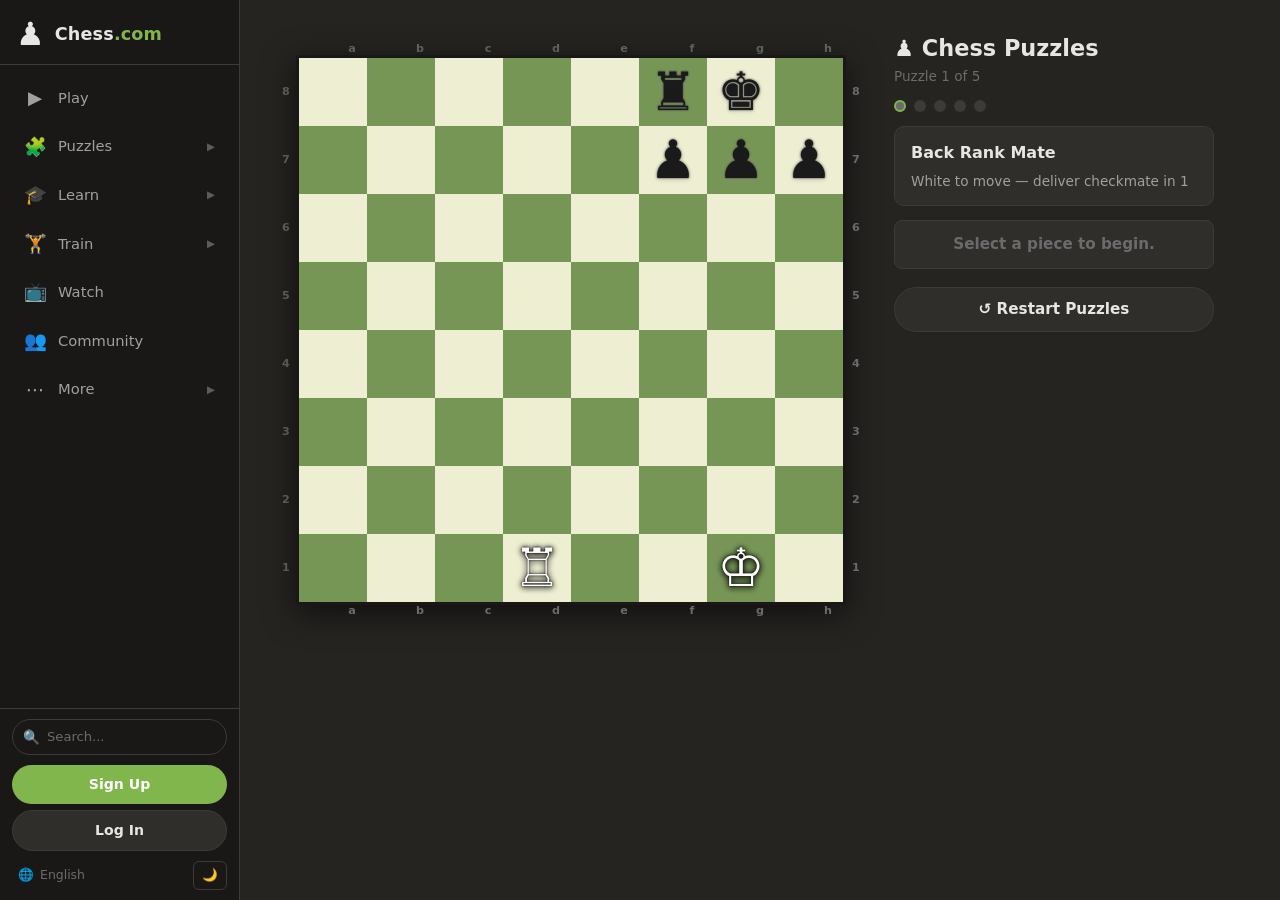
<file: puzzles.html>
<!DOCTYPE html>
<html lang="en">
<head>
  <meta charset="UTF-8">
  <meta name="viewport" content="width=device-width, initial-scale=1.0">
  <title>Puzzles — Chess.com Clone</title>
  <link rel="stylesheet" href="https://cdn.jsdelivr.net/npm/bootstrap@5.3.3/dist/css/bootstrap.min.css">
  <link rel="stylesheet" href="css/main.css">
  <link rel="stylesheet" href="css/board.css">
  <style>
    .puzzle-page {
      display: flex;
      align-items: flex-start;
      gap: 28px;
      padding: 32px 36px;
      min-height: 100vh;
      flex-wrap: wrap;
    }
    .puzzle-board-col { flex-shrink: 0; }
    .puzzle-info-col  { flex: 1; min-width: 240px; max-width: 320px; display: flex; flex-direction: column; gap: 14px; }

    .puzzle-header { font-size: 1.4rem; font-weight: 800; color: var(--text-primary); }
    .puzzle-meta   { font-size: 0.85rem; color: var(--text-muted); }

    /* Feedback message */
    .feedback-box {
      background: var(--bg-card);
      border: 1px solid var(--border-color);
      border-radius: 8px;
      padding: 12px 16px;
      font-size: 0.95rem;
      font-weight: 600;
      text-align: center;
      min-height: 46px;
    }

    /* Progress dots */
    .progress-dots { display: flex; gap: 8px; align-items: center; }
    .dot {
      width: 12px; height: 12px;
      border-radius: 50%;
      background: var(--border-color);
      transition: background 0.3s;
    }
    .dot.solved  { background: var(--green-primary); }
    .dot.current { background: var(--text-muted); border: 2px solid var(--green-primary); }

    @media (max-width: 860px) {
      .puzzle-page { flex-direction: column; align-items: center; padding: 16px; }
      .puzzle-info-col { max-width: 100%; width: 100%; }
    }
  </style>
</head>
<body>
  <div id="sidebar-container"></div>

  <div class="layout">
    <main class="main-content">
      <div class="puzzle-page">

        <!-- Board column -->
        <div class="puzzle-board-col">
          <div class="board-wrap">
            <div class="board-files" id="pz-files-top"></div>
            <div style="display:flex;align-items:center;">
              <div id="pz-ranks-left"  style="display:flex;flex-direction:column;"></div>
              <div class="chess-board" id="puzzle-board"></div>
              <div id="pz-ranks-right" style="display:flex;flex-direction:column;"></div>
            </div>
            <div class="board-files" id="pz-files-bottom"></div>
          </div>
        </div>

        <!-- Info column -->
        <div class="puzzle-info-col">
          <div>
            <div class="puzzle-header">♟ Chess Puzzles</div>
            <div class="puzzle-meta" id="pz-meta">Puzzle 1 of 5</div>
          </div>

          <!-- Progress dots -->
          <div class="progress-dots" id="pz-dots"></div>

          <!-- Puzzle description -->
          <div class="card-dark" style="padding:14px 16px;">
            <div style="font-weight:700;margin-bottom:6px;color:var(--text-primary);" id="pz-title">Find the best move</div>
            <div style="font-size:0.85rem;color:var(--text-secondary);" id="pz-desc">White to move</div>
          </div>

          <!-- Feedback -->
          <div class="feedback-box" id="pz-feedback" style="color:var(--text-muted);">
            Select a piece to begin.
          </div>

          <!-- Next button -->
          <button class="btn-green" id="btn-next-puzzle" style="display:none;">Next Puzzle →</button>
          <button class="btn-green" id="btn-restart" style="background:var(--bg-card);border:1px solid var(--border-color);color:var(--text-primary);margin-top:4px;">↺ Restart Puzzles</button>
        </div>

      </div>
    </main>
  </div>

  <script src="https://code.jquery.com/jquery-3.7.1.min.js"></script>
  <script src="https://cdn.jsdelivr.net/npm/bootstrap@5.3.3/dist/js/bootstrap.bundle.min.js"></script>
  <script src="js/main.js"></script>
  <script src="js/puzzles.js"></script>
</body>
</html>
</file>
<file: css/main.css>
/* ============================================================
   main.css — Shared styles, design tokens, sidebar, flyouts
   Chess.com Clone | College Frontend Project
   ============================================================ */

/* ── 1. DESIGN TOKENS (CSS custom properties) ─────────────── */
:root {
  /* Background layers */
  --bg-primary:    #262421;   /* main page background */
  --bg-secondary:  #1a1816;   /* sidebar background */
  --bg-card:       #302e2b;   /* cards, panels */
  --bg-card-hover: #3a3734;   /* card hover state */
  --bg-input:      #1a1816;   /* input fields */

  /* Text */
  --text-primary:   #e8e6e3;  /* main text */
  --text-secondary: #a0a0a0;  /* muted / subtitles */
  --text-muted:     #6b6b6b;  /* very muted */

  /* Accent */
  --green-primary:  #81b64c;  /* chess.com green — buttons */
  --green-hover:    #6da33a;  /* green button hover */
  --green-board:    #769656;  /* dark board squares */
  --cream-board:    #eeeed2;  /* light board squares */

  /* Borders */
  --border-color:   #3d3a37;

  /* Sidebar */
  --sidebar-width:  240px;
  --sidebar-collapsed: 0px;

  /* Flyout */
  --flyout-bg:      #302e2b;
  --flyout-shadow:  0 8px 32px rgba(0,0,0,0.5);

  /* Typography */
  --font-main: 'Segoe UI', system-ui, -apple-system, sans-serif;

  /* Transitions */
  --transition: 0.2s ease;
}

/* Light theme overrides — toggled via JS */
body.light-theme {
  --bg-primary:    #f0ece4;
  --bg-secondary:  #e0dbd2;
  --bg-card:       #ffffff;
  --bg-card-hover: #f5f5f0;
  --bg-input:      #ffffff;
  --text-primary:  #1a1a1a;
  --text-secondary:#555555;
  --text-muted:    #888888;
  --border-color:  #d0ccc5;
  --flyout-bg:     #ffffff;
}

/* ── 2. GLOBAL RESET & BASE ───────────────────────────────── */
*, *::before, *::after { box-sizing: border-box; margin: 0; padding: 0; }

html, body {
  height: 100%;
  font-family: var(--font-main);
  background: var(--bg-primary);
  color: var(--text-primary);
  overflow-x: hidden;
}

a { color: inherit; text-decoration: none; }
button { cursor: pointer; font-family: inherit; }
ul { list-style: none; }

/* ── 3. LAYOUT SHELL ──────────────────────────────────────── */
/* Sidebar sits fixed on the left; .main-content fills the rest */
.layout {
  display: flex;
  min-height: 100vh;
}

.main-content {
  margin-left: var(--sidebar-width);
  flex: 1;
  min-width: 0;          /* prevents flex overflow */
  transition: margin-left var(--transition);
}

/* ── 4. SIDEBAR ───────────────────────────────────────────── */
#sidebar {
  position: fixed;
  top: 0; left: 0;
  width: var(--sidebar-width);
  height: 100vh;
  background: var(--bg-secondary);
  border-right: 1px solid var(--border-color);
  display: flex;
  flex-direction: column;
  z-index: 1000;
  overflow: hidden;
  transition: transform var(--transition);
}

/* Logo / brand row */
.sidebar-brand {
  display: flex;
  align-items: center;
  gap: 10px;
  padding: 18px 16px 14px;
  border-bottom: 1px solid var(--border-color);
  flex-shrink: 0;
}

.sidebar-brand .brand-icon {
  font-size: 2rem;
  line-height: 1;
}

.sidebar-brand .brand-name {
  font-size: 1.1rem;
  font-weight: 700;
  color: var(--text-primary);
  letter-spacing: 0.01em;
}
.sidebar-brand .brand-name span {
  color: var(--green-primary);
}

/* Scrollable nav area */
.sidebar-nav {
  flex: 1;
  overflow-y: auto;
  overflow-x: hidden;
  padding: 8px 0;
  scrollbar-width: thin;
  scrollbar-color: var(--border-color) transparent;
}

/* Individual nav item */
.nav-item {
  position: relative;
}

.nav-link {
  display: flex;
  align-items: center;
  gap: 12px;
  padding: 10px 16px;
  border-radius: 6px;
  margin: 1px 8px;
  color: var(--text-secondary);
  font-size: 0.92rem;
  font-weight: 500;
  transition: background var(--transition), color var(--transition);
  white-space: nowrap;
  cursor: pointer;
  border: none;
  background: none;
  width: calc(100% - 16px);
  text-align: left;
}

.nav-link:hover,
.nav-link.active {
  background: var(--bg-card);
  color: var(--text-primary);
}

.nav-link .nav-icon {
  font-size: 1.15rem;
  width: 22px;
  text-align: center;
  flex-shrink: 0;
}

.nav-link .nav-label { flex: 1; }

/* Arrow for items with submenus */
.nav-link .nav-arrow {
  font-size: 0.65rem;
  opacity: 0.5;
  transition: transform var(--transition);
}
.nav-item.flyout-open > .nav-link .nav-arrow {
  transform: rotate(90deg);
}

/* ── 5. FLYOUT SUBMENUS ───────────────────────────────────── */
/*
  Flyouts appear to the RIGHT of the sidebar.
  They are absolutely positioned relative to the nav-item,
  but offset to the right edge of the sidebar.
*/
.flyout {
  position: fixed;           /* fixed so it escapes sidebar overflow:hidden */
  left: var(--sidebar-width);
  top: 0;                    /* JS will set the exact top dynamically */
  min-width: 200px;
  background: var(--flyout-bg);
  border: 1px solid var(--border-color);
  border-radius: 8px;
  box-shadow: var(--flyout-shadow);
  z-index: 999;
  opacity: 0;
  pointer-events: none;
  transform: translateX(-8px);
  transition: opacity 0.15s ease, transform 0.15s ease;
}

.flyout.open {
  opacity: 1;
  pointer-events: all;
  transform: translateX(0);
}

.flyout-header {
  padding: 10px 14px 6px;
  font-size: 0.72rem;
  font-weight: 700;
  text-transform: uppercase;
  letter-spacing: 0.08em;
  color: var(--text-muted);
  border-bottom: 1px solid var(--border-color);
}

.flyout-item {
  display: flex;
  align-items: center;
  gap: 10px;
  padding: 9px 14px;
  font-size: 0.88rem;
  color: var(--text-secondary);
  transition: background var(--transition), color var(--transition);
  border-radius: 4px;
  margin: 2px 4px;
}

.flyout-item:hover {
  background: var(--bg-card-hover);
  color: var(--text-primary);
}

.flyout-item .fi-icon { font-size: 1rem; width: 20px; text-align: center; }

/* ── 6. SIDEBAR BOTTOM SECTION ────────────────────────────── */
.sidebar-bottom {
  flex-shrink: 0;
  padding: 10px 12px;
  border-top: 1px solid var(--border-color);
}

/* Search row */
.sidebar-search {
  position: relative;
  margin-bottom: 10px;
}

.sidebar-search input {
  width: 100%;
  background: var(--bg-input);
  border: 1px solid var(--border-color);
  border-radius: 20px;
  padding: 7px 12px 7px 34px;
  font-size: 0.82rem;
  color: var(--text-primary);
  outline: none;
  transition: border-color var(--transition);
}

.sidebar-search input:focus { border-color: var(--green-primary); }
.sidebar-search input::placeholder { color: var(--text-muted); }

.sidebar-search .search-icon {
  position: absolute;
  left: 11px; top: 50%;
  transform: translateY(-50%);
  font-size: 0.85rem;
  color: var(--text-muted);
  pointer-events: none;
}

/* Auth buttons */
.btn-signup {
  display: block;
  width: 100%;
  background: var(--green-primary);
  color: #fff;
  font-weight: 700;
  font-size: 0.88rem;
  padding: 9px;
  border-radius: 30px;
  border: none;
  text-align: center;
  transition: background var(--transition);
  margin-bottom: 6px;
}
.btn-signup:hover { background: var(--green-hover); color: #fff; }

.btn-login {
  display: block;
  width: 100%;
  background: var(--bg-card);
  color: var(--text-primary);
  font-weight: 600;
  font-size: 0.88rem;
  padding: 9px;
  border-radius: 30px;
  border: 1px solid var(--border-color);
  text-align: center;
  transition: background var(--transition);
  margin-bottom: 10px;
}
.btn-login:hover { background: var(--bg-card-hover); }

/* Language selector */
.lang-selector {
  display: flex;
  align-items: center;
  gap: 6px;
  padding: 4px 6px;
  border-radius: 6px;
  cursor: pointer;
  font-size: 0.78rem;
  color: var(--text-muted);
  transition: color var(--transition);
}
.lang-selector:hover { color: var(--text-secondary); }

/* Theme toggle inside bottom */
.theme-toggle-btn {
  background: none;
  border: 1px solid var(--border-color);
  border-radius: 6px;
  color: var(--text-muted);
  font-size: 0.78rem;
  padding: 4px 8px;
  cursor: pointer;
  transition: color var(--transition), border-color var(--transition);
  float: right;
}
.theme-toggle-btn:hover { color: var(--text-primary); border-color: var(--text-muted); }

/* ── 7. MOBILE SIDEBAR ────────────────────────────────────── */
/* Hamburger — only visible on small screens */
#hamburger-btn {
  display: none;
  position: fixed;
  top: 12px; left: 12px;
  z-index: 1100;
  background: var(--bg-card);
  border: 1px solid var(--border-color);
  border-radius: 8px;
  padding: 8px 10px;
  font-size: 1.2rem;
  color: var(--text-primary);
  line-height: 1;
}

/* Overlay behind open mobile sidebar */
#sidebar-overlay {
  display: none;
  position: fixed;
  inset: 0;
  background: rgba(0,0,0,0.55);
z-index: 999;
}
#sidebar-overlay.visible { display: block; }

@media (max-width: 768px) {
  #hamburger-btn { display: block; }

  #sidebar {
    transform: translateX(-100%);
    z-index: 1050;
  }

  #sidebar.mobile-open {
    transform: translateX(0);
  }

  .main-content {
    margin-left: 0;
    padding-top: 56px; /* space for hamburger */
  }
}

/* ── 8. UTILITY / SHARED COMPONENTS ──────────────────────── */

/* Green pill button (reusable) */
.btn-green {
  background: var(--green-primary);
  color: #fff;
  font-weight: 700;
  border: none;
  border-radius: 30px;
  padding: 10px 28px;
  font-size: 0.95rem;
  transition: background var(--transition), transform 0.1s;
  display: inline-block;
}
.btn-green:hover { background: var(--green-hover); color: #fff; transform: translateY(-1px); }
.btn-green:active { transform: translateY(0); }

/* Card base */
.card-dark {
  background: var(--bg-card);
  border: 1px solid var(--border-color);
  border-radius: 10px;
}

/* Section title */
.section-title {
  font-size: 1.4rem;
  font-weight: 700;
  color: var(--text-primary);
  margin-bottom: 6px;
}

/* Scrollbar styling (webkit) */
::-webkit-scrollbar { width: 6px; }
::-webkit-scrollbar-track { background: transparent; }
::-webkit-scrollbar-thumb { background: var(--border-color); border-radius: 3px; }

/* ── 9. FOOTER ────────────────────────────────────────────── */
.site-footer {
  background: var(--bg-secondary);
  border-top: 1px solid var(--border-color);
  padding: 28px 40px;
  display: flex;
  flex-wrap: wrap;
  gap: 12px;
  justify-content: space-between;
  align-items: center;
  font-size: 0.8rem;
  color: var(--text-muted);
}

.footer-links { display: flex; flex-wrap: wrap; gap: 16px; }
.footer-links a:hover { color: var(--text-secondary); }

/* ── 10. COMING SOON PAGE ─────────────────────────────────── */
.coming-soon-wrap {
  display: flex;
  flex-direction: column;
  align-items: center;
  justify-content: center;
  min-height: 80vh;
  text-align: center;
  padding: 40px;
}

.coming-soon-wrap .cs-icon { font-size: 4rem; margin-bottom: 16px; }
.coming-soon-wrap h1 { font-size: 2rem; margin-bottom: 10px; }
.coming-soon-wrap p { color: var(--text-secondary); max-width: 400px; }
</file>
<file: css/board.css>
/* ============================================================
   board.css — Chessboard, pieces, game UI styles
   ============================================================ */

/* ── 1. BOARD WRAPPER ─────────────────────────────────────── */
.board-wrap {
  display: inline-flex;
  flex-direction: column;
  user-select: none;
}

/* Rank labels (1-8) shown on left/right, file labels (a-h) on top/bottom */
.board-files,
.board-ranks-row {
  display: flex;
  align-items: center;
}

.board-files {
  padding-left: 22px; /* offset for rank label column */
}

.file-label, .rank-label {
  font-size: 0.7rem;
  font-weight: 700;
  color: var(--text-muted);
  text-align: center;
  line-height: 1;
}

.file-label { width: var(--sq-size, 70px); }
.rank-label {
  width: 20px;
  height: var(--sq-size, 70px);
  display: flex;
  align-items: center;
  justify-content: center;
}

/* ── 2. THE BOARD ─────────────────────────────────────────── */
.chess-board {
  display: grid;
  grid-template-columns: repeat(8, var(--sq-size, 70px));
  grid-template-rows:    repeat(8, var(--sq-size, 70px));
  border: 3px solid #1a1816;
  border-radius: 3px;
  overflow: hidden;
  box-shadow: 0 8px 32px rgba(0,0,0,0.6);
}

/* Each square */
.sq {
  width:  var(--sq-size, 70px);
  height: var(--sq-size, 70px);
  display: flex;
  align-items: center;
  justify-content: center;
  position: relative;
  cursor: default;
}

/* Checkerboard coloring — applied via JS class */
.sq.light { background: var(--cream-board); }
.sq.dark  { background: var(--green-board); }

/* ── 3. SQUARE STATE HIGHLIGHTS ───────────────────────────── */
/* Selected piece square */
.sq.selected {
  background: rgba(20, 85, 30, 0.55) !important;
  box-shadow: inset 0 0 0 3px rgba(20,85,30,0.8);
}

/* Legal move dot */
.sq.legal-move::after {
  content: '';
  position: absolute;
  width: 30%;
  height: 30%;
  background: rgba(0,0,0,0.25);
  border-radius: 50%;
  pointer-events: none;
}

/* Legal capture ring */
.sq.legal-capture::after {
  content: '';
  position: absolute;
  inset: 0;
  border-radius: 50%;
  box-shadow: inset 0 0 0 5px rgba(0,0,0,0.25);
  pointer-events: none;
}

/* Last-move highlight */
.sq.last-from { background: rgba(155, 199, 0, 0.35) !important; }
.sq.last-to   { background: rgba(155, 199, 0, 0.5)  !important; }

/* Check highlight */
.sq.in-check  { background: rgba(220, 30, 30, 0.55) !important; }

/* ── 4. PIECES ────────────────────────────────────────────── */
.piece {
  font-size: calc(var(--sq-size, 70px) * 0.80);
  line-height: 1;
  cursor: grab;
  position: absolute;
  /* GPU-accelerated positioning for smooth animation */
  transition: transform 0.22s cubic-bezier(0.25, 0.46, 0.45, 0.94);
  z-index: 2;
  pointer-events: all;
  /* Crisp rendering for unicode chess symbols */
  text-rendering: optimizeLegibility;
}

.piece:active { cursor: grabbing; z-index: 10; }

/* Dragging state — piece follows cursor */
.piece.dragging {
  opacity: 0.85;
  cursor: grabbing;
  z-index: 100;
  transition: none; /* no transition while dragging */
  pointer-events: none;
}

/* White pieces — slightly brighter */
.piece.white {
  color: #ffffff;
  filter: drop-shadow(0 1px 3px rgba(0,0,0,0.9)) drop-shadow(0 0 1px rgba(0,0,0,1));
}

/* Black pieces */
.piece.black {
  color: #1a1a1a;
  filter: drop-shadow(0 1px 2px rgba(255,255,255,0.3)) drop-shadow(0 0 1px rgba(0,0,0,0.8));
}

/* ── 5. PLAYER NAMEPLATES ─────────────────────────────────── */
.nameplate {
  display: flex;
  align-items: center;
  gap: 10px;
  padding: 8px 4px;
}

.nameplate .avatar {
  width: 36px;
  height: 36px;
  border-radius: 50%;
  background: var(--bg-card);
  border: 2px solid var(--border-color);
  display: flex;
  align-items: center;
  justify-content: center;
  font-size: 1.2rem;
  flex-shrink: 0;
}

.nameplate .player-name {
  font-weight: 600;
  font-size: 0.92rem;
  color: var(--text-primary);
}

.nameplate .player-rating {
  font-size: 0.78rem;
  color: var(--text-muted);
}

/* Captured pieces tray */
.captured-tray {
  display: flex;
  flex-wrap: wrap;
  gap: 1px;
  min-height: 24px;
  font-size: 1.1rem;
  line-height: 1;
  color: var(--text-secondary);
}

/* Timer display */
.timer {
  background: var(--bg-card);
  border: 1px solid var(--border-color);
  border-radius: 6px;
  padding: 6px 14px;
  font-size: 1.3rem;
  font-weight: 700;
  font-variant-numeric: tabular-nums;
  color: var(--text-primary);
  letter-spacing: 0.05em;
  min-width: 80px;
  text-align: center;
}

/* Timer active (ticking player) */
.timer.active {
  background: var(--green-primary);
  color: #fff;
  border-color: var(--green-primary);
}

/* Timer low time warning */
.timer.low-time {
  background: #cc3333;
  border-color: #cc3333;
  color: #fff;
  animation: pulse-timer 1s ease infinite;
}

@keyframes pulse-timer {
  0%, 100% { opacity: 1; }
  50%       { opacity: 0.7; }
}

/* ── 6. MOVE HISTORY PANEL ────────────────────────────────── */
.move-history {
  background: var(--bg-card);
  border: 1px solid var(--border-color);
  border-radius: 8px;
  overflow: hidden;
}

.move-history-header {
  padding: 10px 14px;
  font-size: 0.8rem;
  font-weight: 700;
  text-transform: uppercase;
  letter-spacing: 0.06em;
  color: var(--text-muted);
  border-bottom: 1px solid var(--border-color);
}

.move-history-list {
  max-height: 300px;
  overflow-y: auto;
  padding: 6px 0;
}

.move-row {
  display: grid;
  grid-template-columns: 32px 1fr 1fr;
  align-items: center;
  padding: 3px 10px;
  font-size: 0.85rem;
  gap: 4px;
}

.move-row:nth-child(even) { background: rgba(255,255,255,0.03); }

.move-num { color: var(--text-muted); font-size: 0.78rem; }

.move-san {
  padding: 2px 6px;
  border-radius: 4px;
  cursor: pointer;
  transition: background var(--transition);
  font-family: 'Courier New', monospace;
}
.move-san:hover    { background: var(--bg-card-hover); }
.move-san.current  { background: var(--green-primary); color: #fff; }

/* ── 7. PROMOTION MODAL PIECES ────────────────────────────── */
.promo-piece-btn {
  background: var(--bg-card);
  border: 2px solid var(--border-color);
  border-radius: 8px;
  font-size: 2.8rem;
  width: 70px;
  height: 70px;
  cursor: pointer;
  transition: border-color var(--transition), transform 0.1s;
  display: flex;
  align-items: center;
  justify-content: center;
}
.promo-piece-btn:hover {
  border-color: var(--green-primary);
  transform: scale(1.08);
}

/* ── 8. PUZZLE FEEDBACK ───────────────────────────────────── */
.feedback-correct {
  color: var(--green-primary);
  font-weight: 700;
  animation: feedbackPop 0.3s ease;
}
.feedback-wrong {
  color: #e05252;
  font-weight: 700;
  animation: feedbackPop 0.3s ease;
}

@keyframes feedbackPop {
  0%   { transform: scale(0.8); opacity: 0; }
  100% { transform: scale(1);   opacity: 1; }
}

/* ── 9. RESPONSIVE BOARD SIZING ───────────────────────────── */
/* Default (desktop) sq size set via CSS var on .board-wrap or inline */
@media (max-width: 1100px) {
  :root { --sq-size-resp: 60px; }
}
@media (max-width: 768px) {
  :root { --sq-size-resp: 44px; }
  .piece { font-size: calc(var(--sq-size, 44px) * 0.78); }
}
@media (max-width: 480px) {
  :root { --sq-size-resp: 40px; }
}
</file>
